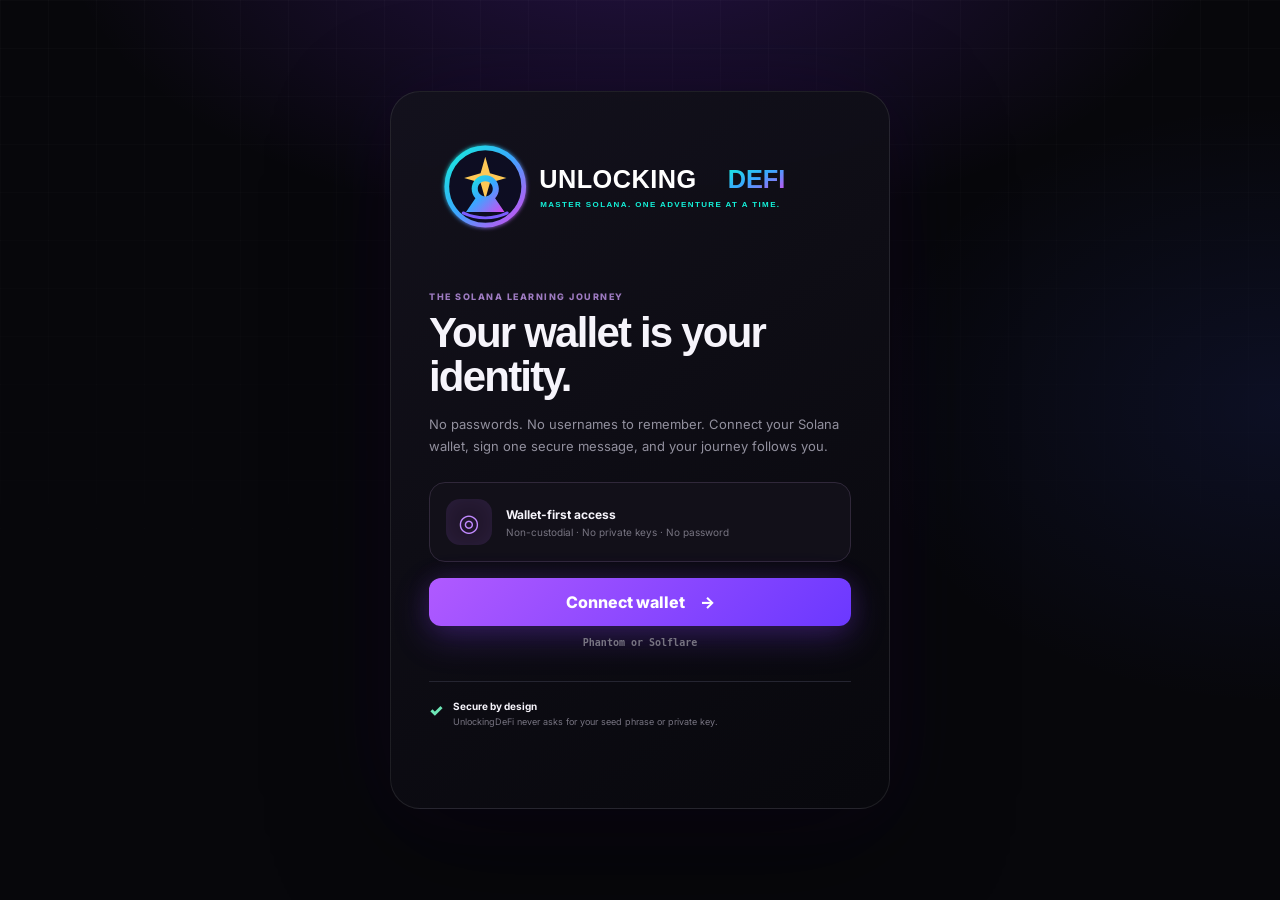
<file: index.html>
<!doctype html><html lang="en"><head><meta charset="UTF-8"><meta name="viewport" content="width=device-width,initial-scale=1"><meta name="theme-color" content="#0B1020"><meta name="description" content="UnlockingDeFi — learn Solana, earn skills, evolve your Web3 identity."><link rel="icon" href="assets/branding/unlockingdefi-favicon.svg" type="image/svg+xml"><link rel="apple-touch-icon" href="assets/branding/unlockingdefi-icon.svg"><title>UnlockingDeFi — Learn. Earn. Evolve.</title><link rel="preconnect" href="https://fonts.googleapis.com"><link rel="preconnect" href="https://fonts.gstatic.com" crossorigin><link href="https://fonts.googleapis.com/css2?family=Inter:wght@400;500;600;700;800&family=Poppins:wght@400;500;600;700&display=swap" rel="stylesheet"><link rel="stylesheet" href="styles.css"><link rel="stylesheet" href="auth.css"><link rel="stylesheet" href="ui-upgrade.css"><link rel="stylesheet" href="lesson-engine.css"><link rel="stylesheet" href="profile-ui.css"></head><body><div class="auth-shell" id="authShell"><div class="auth-card wallet-card"><a class="brand" href="#"><img class="brand-logo" src="assets/branding/unlockingdefi-horizontal.svg" alt="UnlockingDeFi — Master Solana. One adventure at a time."></a><p class="eyebrow">THE SOLANA LEARNING JOURNEY</p><h1>Your wallet is your identity.</h1><p class="auth-copy">No passwords. No usernames to remember. Connect your Solana wallet, sign one secure message, and your journey follows you.</p><div class="wallet-hero"><div class="wallet-orbit">◎</div><div><strong>Wallet-first access</strong><small>Non-custodial · No private keys · No password</small></div></div><button class="primary-button full wallet-button" id="walletButton">Connect wallet <span>→</span></button><div class="wallet-address" id="walletAddress">Phantom or Solflare</div><div class="security-points"><span>✓</span><div><strong>Secure by design</strong><small>UnlockingDeFi never asks for your seed phrase or private key.</small></div></div><p class="auth-status" id="authStatus"></p></div></div><div class="setup-shell hidden" id="setupShell"><div class="setup-card"><a class="brand setup-brand" href="#"><img class="brand-logo" src="assets/branding/unlockingdefi-horizontal.svg" alt="UnlockingDeFi — Master Solana. One adventure at a time."></a><div class="setup-progress"><span class="done"></span><span class="active"></span><span></span></div><p class="eyebrow">STAGE 1 · CREATE YOUR EXPLORER</p><h1>Build your character.</h1><p class="setup-copy">Your wallet is your account. Now create the character that represents you inside UnlockingDeFi.</p><div class="character-preview"><div class="character-glow"></div><div class="character-head" id="characterHead"><div class="character-face"><span></span><span></span><i></i></div></div><div class="character-level">LEVEL 01 · <b>EXPLORER</b></div></div><form id="profileForm"><label>Explorer name<input id="name" type="text" placeholder="Your name or username" maxlength="30" required></label><label>Experience level<select id="experience"><option>Complete beginner</option><option>I know the basics</option><option>I'm comfortable with crypto</option><option>Advanced crypto user</option></select></label><label>Choose your character style</label><div class="character-grid"><button type="button" class="character-option selected" data-style="Explorer"><span class="mini-character explorer">◎</span><span><strong>Explorer</strong><small>Curious & ready to learn</small></span></button><button type="button" class="character-option" data-style="Builder"><span class="mini-character builder">⌘</span><span><strong>Builder</strong><small>Create & experiment</small></span></button><button type="button" class="character-option" data-style="Trader"><span class="mini-character trader">↗</span><span><strong>Trader</strong><small>Markets & strategy</small></span></button><button type="button" class="character-option" data-style="Guardian"><span class="mini-character guardian">◆</span><span><strong>Guardian</strong><small>Security first</small></span></button></div><label>What do you want to learn first?</label><div class="goal-grid"><button type="button" class="goal selected" data-goal="Solana basics"><b>◎</b><span><strong>Solana basics</strong><small>Start from the ground up</small></span></button><button type="button" class="goal" data-goal="DeFi"><b>◈</b><span><strong>DeFi</strong><small>Explore protocols & opportunities</small></span></button><button type="button" class="goal" data-goal="Trading"><b>↗</b><span><strong>Trading</strong><small>Understand swaps & DEXs</small></span></button><button type="button" class="goal" data-goal="Building"><b>⌘</b><span><strong>Building</strong><small>Learn the Solana ecosystem</small></span></button></div><button class="primary-button setup-submit" type="submit">Enter my journey <span>→</span></button></form><button class="signout-link" id="signOut" type="button">Disconnect wallet</button><p class="privacy-note">Only your public wallet address is used as your account identity.</p></div></div><div class="dashboard-shell hidden" id="dashboardShell"><aside class="dash-side"><a class="brand" href="#"><img class="brand-logo" src="assets/branding/unlockingdefi-horizontal.svg" alt="UnlockingDeFi — Master Solana. One adventure at a time."></a><nav><button class="side-link active">⌂ <span>Dashboard</span></button><button class="side-link">◈ <span>Learn</span></button><button class="side-link">⌁ <span>Tools</span></button><button class="side-link">✦ <span>AI Mentor</span></button><button class="side-link">♢ <span>Achievements</span></button></nav><div class="side-profile"><div class="avatar" id="dashAvatar">E</div><div><strong id="dashName">Explorer</strong><small id="dashGoal">Solana basics</small></div><button id="dashboardSignOut">×</button></div></aside><main class="dash-main"><header><span>YOUR JOURNEY / DASHBOARD</span><button class="avatar" id="dashAvatarTop">E</button></header><section class="dash-content"><p class="eyebrow">WALLET VERIFIED</p><h2>Ready to keep learning, <span id="welcomeName">Explorer</span>?</h2><p class="dash-copy">Your wallet is your key. Your character, XP, streaks and lessons will follow this identity wherever you return.</p><div class="dash-stats"><div><b id="dashXp">0</b><small>XP earned</small></div><div><b id="dashStreak">0</b><small>Day streak</small></div><div><b id="dashLevel">1 / 10</b><small>Current level</small></div><div><b id="goalStat">Solana basics</b><small>Learning focus</small></div></div><section class="saved-profile" role="button" tabindex="0" aria-label="Open profile and progress"><div><p class="eyebrow">YOUR EXPLORER</p><h3 id="savedName">Explorer</h3><p id="savedExperience">Complete beginner · Explorer</p><small class="wallet-id" id="dashWallet"></small></div><div class="dashboard-character" id="dashboardCharacter">◎</div><span class="profile-check">✓</span></section><p class="demo-label">Your learning journey is ready below.</p></section></main></div><div class="toast" id="toast"></div><script src="app.js"></script><script src="lesson-engine.js"></script></body></html>
</file>
<file: styles.css>
:root{--bg:#08080d;--panel:#101016;--line:#252531;--text:#f6f4fb;--muted:#92909e;--purple:#994cff;--purple2:#c18aff}*{box-sizing:border-box}html{scroll-behavior:smooth}body{margin:0;background:radial-gradient(circle at 50% -10%,rgba(125,62,255,.2),transparent 38%),var(--bg);color:var(--text);font-family:Inter,system-ui,sans-serif}button,input,select{font:inherit}button{cursor:pointer}.setup-shell{min-height:100vh;display:grid;place-items:center;padding:28px 18px}.setup-card{width:min(620px,100%);padding:42px;border:1px solid var(--line);background:rgba(16,16,22,.92);border-radius:24px;box-shadow:0 30px 100px rgba(0,0,0,.35)}.setup-brand{display:flex;align-items:center;gap:11px;text-decoration:none;color:var(--text);font:700 18px 'Space Grotesk',sans-serif;margin-bottom:34px}.setup-brand>span:last-child span{color:var(--purple2)}.brand-mark{width:36px;height:36px;border-radius:11px;display:grid;place-items:center;background:linear-gradient(135deg,#a958ff,#6131ff);box-shadow:0 0 28px rgba(153,76,255,.35);font:800 19px 'Space Grotesk',sans-serif}.setup-progress{display:grid;grid-template-columns:repeat(3,1fr);gap:7px;margin-bottom:38px}.setup-progress span{height:4px;border-radius:99px;background:#252531}.setup-progress .done,.setup-progress .active{background:linear-gradient(90deg,#7034ed,#b56dff)}.eyebrow{margin:0 0 9px;color:#a999bf;font-size:10px;font-weight:800;letter-spacing:1.6px}.setup-card h1{font:700 clamp(32px,6vw,46px)/1.05 'Space Grotesk',sans-serif;letter-spacing:-1.8px;margin:0}.setup-copy{color:var(--muted);font-size:13px;line-height:1.7;margin:14px 0 30px}.setup-card form{display:grid;gap:18px}.setup-card label{font-size:12px;font-weight:700;color:#ddd8e5;display:grid;gap:8px}.setup-card input,.setup-card select{width:100%;padding:13px 14px;border:1px solid #302f3b;border-radius:12px;background:#0c0c12;color:var(--text);outline:none}.setup-card input:focus,.setup-card select:focus{border-color:#7741b5;box-shadow:0 0 0 3px rgba(153,76,255,.1)}.goal-grid{display:grid;grid-template-columns:1fr 1fr;gap:10px;margin-top:-9px}.goal{display:flex;align-items:center;gap:12px;text-align:left;padding:14px;border:1px solid #2a2934;border-radius:14px;background:#0d0d13;color:var(--text);transition:.2s}.goal:hover,.goal.selected{border-color:#6b3ba0;background:#17121f}.goal b{width:34px;height:34px;border-radius:10px;display:grid;place-items:center;background:#21172c;color:#bd8cff;font-size:17px}.goal strong{display:block;font-size:12px}.goal small{display:block;color:var(--muted);font-size:9px;margin-top:3px}.setup-submit{width:100%;padding:14px;margin-top:2px}.privacy-note{text-align:center;color:#5e5b67;font-size:9px;margin:18px 0 0}@media(max-width:560px){.setup-card{padding:28px 20px}.goal-grid{grid-template-columns:1fr}.setup-progress{margin-bottom:30px}}
</file>
<file: auth.css>
.hidden{display:none!important}.auth-shell{min-height:100vh;display:grid;place-items:center;padding:24px}.auth-card{width:min(500px,100%);padding:38px;border:1px solid #292834;background:rgba(16,16,22,.94);border-radius:24px;box-shadow:0 30px 100px rgba(0,0,0,.4)}.auth-card .brand,.setup-brand,.dash-side .brand{display:flex;align-items:center;gap:11px;color:#f6f4fb;text-decoration:none;font:700 18px 'Space Grotesk',sans-serif}.auth-card .brand{margin-bottom:48px}.brand-mark{width:30px;height:30px;border-radius:9px;display:grid;place-items:center;background:linear-gradient(135deg,#7135e8,#c18aff);color:#fff}.auth-card .brand>span:last-child span,.setup-brand>span:last-child span,.dash-side .brand>span:last-child span{color:#c18aff}.eyebrow{font-size:9px;letter-spacing:1.5px;color:#9d7ac0;font-weight:800}.auth-card h1{font:700 42px/1.05 'Space Grotesk',sans-serif;letter-spacing:-1.8px;margin:8px 0}.auth-copy{color:#92909e;font-size:13px;line-height:1.7;margin:14px 0 25px}.primary-button{border:0;border-radius:12px;padding:14px 18px;background:linear-gradient(135deg,#9b4dff,#7135e8);color:#fff;font-weight:800;box-shadow:0 12px 35px rgba(119,56,237,.24);cursor:pointer}.primary-button:disabled{opacity:.55;cursor:wait}.primary-button.full{width:100%;margin-top:4px}.primary-button span{padding-left:12px}.wallet-hero{display:flex;align-items:center;gap:14px;padding:16px;border:1px solid #30283a;border-radius:16px;background:#121019;margin:22px 0 12px}.wallet-orbit{width:46px;height:46px;border-radius:14px;display:grid;place-items:center;background:#21172c;color:#c18aff;font-size:24px;box-shadow:inset 0 0 20px rgba(180,110,255,.08)}.wallet-hero strong,.wallet-hero small,.security-points strong,.security-points small{display:block}.wallet-hero strong{font-size:12px}.wallet-hero small{font-size:10px;color:#777481;margin-top:4px}.wallet-address{text-align:center;color:#777481;font:600 10px ui-monospace,monospace;padding:11px}.security-points{display:flex;gap:10px;margin-top:22px;padding-top:18px;border-top:1px solid #252531}.security-points>span{color:#6ee7b7;font-weight:900}.security-points strong{font-size:10px}.security-points small{font-size:9px;color:#777481;margin-top:3px;line-height:1.5}.auth-status{min-height:18px;color:#bd91ff;font-size:11px;text-align:center;margin-top:12px}.auth-status.error{color:#ff8f9c}.setup-shell{min-height:100vh;display:grid;place-items:center;padding:28px 18px}.setup-card{width:min(700px,100%);padding:38px;border:1px solid #292834;background:rgba(16,16,22,.96);border-radius:24px;box-shadow:0 30px 100px rgba(0,0,0,.45)}.setup-brand{margin-bottom:25px}.setup-progress{display:grid;grid-template-columns:repeat(3,1fr);gap:7px;margin-bottom:30px}.setup-progress span{height:4px;border-radius:99px;background:#252531}.setup-progress .done,.setup-progress .active{background:linear-gradient(90deg,#7034ed,#b56dff)}.setup-card h1{font:700 42px/1.05 'Space Grotesk';letter-spacing:-1.8px;margin:0}.setup-copy{color:#92909e;font-size:13px;line-height:1.7;margin:12px 0 24px}.setup-card label{font-size:11px;font-weight:700;color:#ded9e6;display:grid;gap:8px}.setup-card input,.setup-card select{width:100%;padding:13px 14px;border:1px solid #302f3b;border-radius:12px;background:#0c0c12;color:#fff;outline:none}.setup-card form{display:grid;gap:16px}.character-preview{height:225px;border:1px solid #332b40;border-radius:19px;background:radial-gradient(circle at 50% 40%,rgba(155,76,255,.2),transparent 42%),linear-gradient(145deg,#17121f,#0d0d13);display:grid;place-items:center;position:relative;overflow:hidden;margin-bottom:20px}.character-glow{position:absolute;width:180px;height:180px;border-radius:50%;background:rgba(143,67,255,.16);filter:blur(25px)}.character-head{width:110px;height:115px;border-radius:48% 48% 43% 43%;background:linear-gradient(145deg,#c78aff,#7133dc);position:relative;box-shadow:0 18px 45px rgba(110,46,220,.35);z-index:1;transition:.25s}.character-head:before{content:'';position:absolute;left:12px;right:12px;top:-17px;height:30px;border-radius:18px 18px 7px 7px;background:linear-gradient(90deg,#9a4cff,#d19bff);transform:rotate(-3deg)}.character-face{position:absolute;left:23px;right:23px;top:48px;height:32px}.character-face span{position:absolute;width:13px;height:13px;border-radius:50%;background:#0d0b13}.character-face span:first-child{left:4px}.character-face span:nth-child(2){right:4px}.character-face i{position:absolute;width:27px;height:7px;border-bottom:2px solid #24162f;border-radius:50%;left:18px;top:16px}.character-level{position:absolute;bottom:13px;z-index:2;font-size:9px;letter-spacing:1.5px;color:#a999bf}.character-level b{color:#c18aff}.character-head[data-style="Builder"]{background:linear-gradient(145deg,#79e0ff,#3972df)}.character-head[data-style="Builder"]:before{background:linear-gradient(90deg,#3972df,#7fe6ff)}.character-head[data-style="Trader"]{background:linear-gradient(145deg,#7ff0b0,#249d71)}.character-head[data-style="Trader"]:before{background:linear-gradient(90deg,#249d71,#8cf8bd)}.character-head[data-style="Guardian"]{background:linear-gradient(145deg,#ffd36e,#d86d31)}.character-head[data-style="Guardian"]:before{background:linear-gradient(90deg,#d86d31,#ffd36e)}.character-grid,.goal-grid{display:grid;grid-template-columns:1fr 1fr;gap:9px;margin-top:-5px}.character-option,.goal{display:flex;align-items:center;gap:11px;text-align:left;padding:12px;border:1px solid #2a2934;border-radius:13px;background:#0d0d13;color:#fff;cursor:pointer}.character-option:hover,.character-option.selected,.goal:hover,.goal.selected{border-color:#6b3ba0;background:#17121f}.mini-character,.goal b{width:38px;height:38px;border-radius:12px;display:grid;place-items:center;background:#21172c;color:#c18aff;font-size:17px;flex:none}.character-option strong,.character-option small,.goal strong,.goal small{display:block}.character-option strong,.goal strong{font-size:11px}.character-option small,.goal small{font-size:9px;color:#777481;margin-top:3px}.setup-submit{width:100%;margin-top:2px}.signout-link{display:block;margin:17px auto 0;border:0;background:transparent;color:#777481;font-size:10px;cursor:pointer}.privacy-note{color:#5e5b67;text-align:center;font-size:9px;line-height:1.6}.dashboard-shell{min-height:100vh;display:flex}.dash-side{width:240px;position:fixed;inset:0 auto 0 0;padding:28px 18px 20px;border-right:1px solid #252531;background:#09090e;display:flex;flex-direction:column}.dash-side .brand{padding:0 10px}.dash-side nav{display:grid;gap:7px;margin-top:52px}.side-link{border:0;background:transparent;color:#92909e;text-align:left;padding:12px 14px;border-radius:11px;font-size:13px;font-weight:600}.side-link.active,.side-link:hover{background:#15151f;color:#fff}.side-link span{margin-left:10px}.side-profile{margin-top:auto;display:flex;align-items:center;gap:10px;padding:10px;border-top:1px solid #252531;padding-top:18px}.side-profile strong,.side-profile small{display:block}.side-profile strong{font-size:11px}.side-profile small{font-size:9px;color:#92909e;margin-top:3px}.side-profile>button{margin-left:auto;border:0;background:transparent;color:#777481}.avatar{width:35px;height:35px;border-radius:50%;display:grid;place-items:center;background:linear-gradient(135deg,#6d38ff,#ba73ff);color:#fff;font-weight:800}.dash-main{margin-left:240px;width:100%}.dash-main header{height:70px;border-bottom:1px solid #252531;padding:0 38px;display:flex;align-items:center;justify-content:space-between;color:#777481;font-size:9px;letter-spacing:1px}.dash-content{max-width:1050px;margin:auto;padding:65px 38px}.dash-content h2{font:700 clamp(32px,5vw,55px)/1.05 'Space Grotesk';letter-spacing:-2px;margin:0}.dash-content h2 span{color:#a66aff}.dash-copy{color:#92909e;max-width:650px;font-size:13px;line-height:1.7;margin:18px 0 30px}.dash-stats{display:grid;grid-template-columns:repeat(4,1fr);gap:10px}.dash-stats>div,.saved-profile,.evolution-card,.lesson-card{border:1px solid #252531;background:#101016;border-radius:14px;padding:18px}.dash-stats b{display:block;font:700 20px 'Space Grotesk';margin-bottom:5px}.dash-stats small{font-size:9px;color:#777481}.evolution-card{margin-top:14px;background:radial-gradient(circle at 15% 50%,rgba(155,76,255,.13),transparent 38%),#101016}.evolution-top{display:flex;align-items:center;justify-content:space-between;gap:15px}.evolution-title{font:700 18px 'Space Grotesk';margin:3px 0}.evolution-copy{color:#777481;font-size:10px;line-height:1.6;max-width:560px}.evolution-meter{height:7px;border-radius:99px;background:#24232e;overflow:hidden;margin-top:14px}.evolution-meter span{display:block;height:100%;width:0;background:linear-gradient(90deg,#7135e8,#c18aff);border-radius:inherit;transition:width .35s}.trait-pills{display:flex;flex-wrap:wrap;gap:7px;margin-top:12px}.trait-pill{padding:7px 9px;border:1px solid #342a43;border-radius:999px;background:#17121f;color:#c9b0df;font-size:9px}.trait-pill.locked{opacity:.42;filter:grayscale(1)}.lesson-card{margin-top:14px;display:flex;align-items:center;justify-content:space-between;gap:18px}.lesson-card h3{font:700 16px 'Space Grotesk';margin:3px 0 5px}.lesson-card p{margin:0;color:#777481;font-size:10px;line-height:1.5}.lesson-card button{white-space:nowrap}.saved-profile{margin-top:35px;display:flex;align-items:center;justify-content:space-between;background:linear-gradient(120deg,#15101e,#101016)}.saved-profile h3{font:700 22px 'Space Grotesk';margin:0 0 5px}.saved-profile p:not(.eyebrow){font-size:11px;color:#92909e;margin:0}.profile-check{width:44px;height:44px;border-radius:50%;display:grid;place-items:center;background:#13221b;color:#6ee7b7}.dashboard-character{width:55px;height:55px;border-radius:18px;display:grid;place-items:center;background:linear-gradient(145deg,#c78aff,#7133dc);box-shadow:0 0 25px rgba(120,52,220,.28);font-size:25px;color:#fff}.wallet-id{display:block;color:#5e5b67;font:9px ui-monospace,monospace;margin-top:8px}.demo-label{color:#55515d;font-size:9px;margin-top:18px}@media(max-width:650px){.auth-card{padding:28px 20px}.auth-card h1{font-size:35px}.auth-card .brand{margin-bottom:35px}.setup-card{padding:28px 20px}.setup-card h1{font-size:35px}.character-grid,.goal-grid{grid-template-columns:1fr}.dash-side{display:none}.dash-main{margin-left:0}.dash-content{padding:45px 20px}.dash-main header{padding:0 20px}.dash-stats{grid-template-columns:1fr 1fr}.saved-profile{margin-top:20px}.evolution-top,.lesson-card{align-items:flex-start;flex-direction:column}.lesson-card button{width:100%}}
</file>
<file: ui-upgrade.css>
/* UnlockingDeFi visual upgrade */
:root{--ui-line:rgba(255,255,255,.09)}
body{background:radial-gradient(900px 500px at 50% -10%,rgba(137,58,255,.24),transparent 65%),radial-gradient(700px 500px at 100% 45%,rgba(63,91,255,.10),transparent 60%),#07070b}
body:before{content:"";position:fixed;inset:0;pointer-events:none;background-image:linear-gradient(rgba(255,255,255,.018) 1px,transparent 1px),linear-gradient(90deg,rgba(255,255,255,.018) 1px,transparent 1px);background-size:48px 48px;mask-image:linear-gradient(to bottom,black,transparent 80%)}
.brand-mark{background:linear-gradient(145deg,#a855f7,#5933ff);box-shadow:0 0 30px rgba(168,85,247,.38),inset 0 1px rgba(255,255,255,.3);position:relative;overflow:hidden}.brand-mark:before{content:"";position:absolute;inset:5px;border:1.5px solid rgba(255,255,255,.55);clip-path:polygon(50% 0,100% 25%,100% 75%,50% 100%,0 75%,0 25%)}.brand-mark:after{content:"U";position:absolute;inset:0;display:grid;place-items:center;color:#fff;font:800 18px 'Space Grotesk',sans-serif}
.setup-card,.auth-card{background:linear-gradient(145deg,rgba(20,18,29,.95),rgba(8,8,13,.97));border-color:var(--ui-line);border-radius:30px;box-shadow:0 35px 120px rgba(0,0,0,.48),0 0 90px rgba(125,52,255,.08);backdrop-filter:blur(18px)}
.primary-button{background:linear-gradient(135deg,#b05aff,#6b38ff);box-shadow:0 12px 35px rgba(119,56,237,.28),0 0 25px rgba(168,85,247,.12);transition:transform .18s,box-shadow .18s}.primary-button:hover{transform:translateY(-1px);box-shadow:0 16px 42px rgba(119,56,237,.38),0 0 32px rgba(168,85,247,.18)}
.character-preview{height:280px;border-color:rgba(190,135,255,.18);background:radial-gradient(circle at 50% 42%,rgba(169,79,255,.24),transparent 34%),radial-gradient(circle at 50% 85%,rgba(76,83,255,.13),transparent 32%),linear-gradient(145deg,#181323,#0b0b11);box-shadow:inset 0 1px rgba(255,255,255,.05),0 25px 70px rgba(0,0,0,.25)}.character-preview:before{content:"";position:absolute;width:230px;height:230px;border:1px solid rgba(202,155,255,.13);border-radius:50%;box-shadow:0 0 60px rgba(153,76,255,.1);animation:uiSpin 18s linear infinite}.character-preview:after{content:"";position:absolute;width:155px;height:155px;border:1px dashed rgba(202,155,255,.10);border-radius:50%;animation:uiSpin 12s linear infinite reverse}.character-head{width:125px;height:130px;box-shadow:0 20px 55px rgba(110,46,220,.4),inset 0 2px rgba(255,255,255,.22);transform:translateY(-2px)}
.character-option,.goal{position:relative;overflow:hidden;border-color:rgba(255,255,255,.08);background:rgba(10,10,16,.72);transition:.2s}.character-option:hover,.character-option.selected,.goal:hover,.goal.selected{border-color:rgba(168,85,247,.55);background:linear-gradient(145deg,rgba(38,23,53,.92),rgba(13,12,20,.92));box-shadow:0 0 28px rgba(153,76,255,.10)}
.dash-side{background:rgba(7,7,11,.76);backdrop-filter:blur(20px);border-color:var(--ui-line)}.dash-main header{background:rgba(7,7,11,.35);backdrop-filter:blur(16px);border-color:var(--ui-line)}.dash-stats>div,.saved-profile,.evolution-card,.lesson-card{background:linear-gradient(145deg,rgba(17,16,24,.92),rgba(9,9,14,.90));border-color:var(--ui-line);box-shadow:0 15px 45px rgba(0,0,0,.16)}.dash-stats>div{transition:transform .18s,border-color .18s}.dash-stats>div:hover{transform:translateY(-2px);border-color:rgba(168,85,247,.22)}.evolution-card{background:radial-gradient(circle at 15% 50%,rgba(155,76,255,.15),transparent 38%),linear-gradient(145deg,rgba(17,16,24,.96),rgba(9,9,14,.9))}.evolution-meter span{box-shadow:0 0 14px rgba(168,85,247,.58)}.dashboard-character{box-shadow:0 0 30px rgba(120,52,220,.34),inset 0 1px rgba(255,255,255,.2)}
.lesson-modal{position:fixed;inset:0;z-index:1000;display:grid;place-items:center;padding:20px;background:rgba(2,2,6,.78);backdrop-filter:blur(16px)}.lesson-modal.hidden{display:none}.lesson-dialog{position:relative;width:min(620px,100%);max-height:90vh;overflow:auto;padding:34px;border:1px solid rgba(168,85,247,.25);border-radius:28px;background:linear-gradient(145deg,rgba(24,20,34,.98),rgba(8,8,14,.99));box-shadow:0 35px 100px rgba(0,0,0,.65),0 0 70px rgba(120,52,220,.16)}.lesson-dialog h2{font-size:32px;margin:8px 0}.lesson-intro{color:#aaa4b8;line-height:1.65}.lesson-close{position:absolute;right:18px;top:16px;width:38px;height:38px;border-radius:50%;border:1px solid var(--ui-line);background:#111018;color:#fff;font-size:24px;cursor:pointer}.lesson-callout{display:flex;gap:14px;margin:24px 0;padding:18px;border:1px solid rgba(20,241,217,.18);border-radius:18px;background:rgba(20,241,217,.045)}.lesson-callout span{font-size:25px}.lesson-callout p{margin:5px 0 0;color:#b9b4c3;line-height:1.5}.lesson-dialog h3{margin-top:28px}.lesson-answers{display:grid;gap:10px;margin-top:16px}.lesson-answers button{padding:15px 16px;text-align:left;border:1px solid rgba(255,255,255,.09);border-radius:14px;background:#0e0d14;color:#eee;font:inherit;cursor:pointer;transition:.18s}.lesson-answers button:hover:not(:disabled){border-color:rgba(168,85,247,.55);transform:translateY(-1px)}.lesson-answers button:disabled{opacity:.7;cursor:default}.lesson-result{min-height:24px;margin-top:16px;font-weight:600}.lesson-result.success{color:#14f1d9}.lesson-result.wrong{color:#ff8b9e}
@keyframes uiSpin{to{transform:rotate(360deg)}}
@media(max-width:650px){.auth-card,.setup-card{border-radius:26px}.dash-content{padding-top:42px}.lesson-dialog{padding:26px 20px;border-radius:22px}.lesson-dialog h2{font-size:27px}}
</file>
<file: lesson-engine.css>
.missions-section{margin-top:26px}.missions-heading{display:flex;align-items:end;justify-content:space-between;margin-bottom:12px}.missions-heading h3{font:700 22px 'Space Grotesk';margin:2px 0 0}.missions-heading>span{font-size:9px;color:#777481}.mission-grid{display:grid;gap:10px}.mission-card{display:grid;grid-template-columns:48px 1fr auto;align-items:center;gap:14px;padding:15px;border:1px solid #252531;border-radius:15px;background:#101016}.mission-card.complete{border-color:rgba(110,231,183,.2)}.mission-card.locked{opacity:.55}.mission-number{width:42px;height:42px;border-radius:13px;display:grid;place-items:center;background:#17121f;color:#c18aff;font:700 12px 'Space Grotesk'}.mission-card.complete .mission-number{background:#13221b;color:#6ee7b7}.mission-copy h4{font:700 14px 'Space Grotesk';margin:2px 0 4px}.mission-copy p:not(.eyebrow){font-size:10px;line-height:1.5;color:#777481;margin:0}.mission-button{border:1px solid #3b2c4c;border-radius:10px;background:#17121f;color:#d8c5ea;padding:10px 12px;font-size:9px;font-weight:800;white-space:nowrap}.mission-button:disabled{cursor:default;opacity:.7}.mission-loading{padding:20px;text-align:center;color:#777481;font-size:10px;border:1px dashed #292834;border-radius:14px}.lesson-progress-label{font-size:9px;color:#8e819b;letter-spacing:1.2px;margin-top:18px}.lesson-progress-bar{height:5px;background:#24232e;border-radius:99px;overflow:hidden;margin:7px 0 22px}.lesson-progress-bar span{display:block;height:100%;background:linear-gradient(90deg,#7135e8,#c18aff);border-radius:99px}.lesson-question{margin-top:20px}.lesson-question h3{font:700 17px/1.35 'Space Grotesk';margin:0 0 15px}.lesson-answers{display:grid;gap:9px}.lesson-answers button{padding:13px;text-align:left;border:1px solid #292834;border-radius:13px;background:#0d0d13;color:#e9e5ee;font-size:11px;line-height:1.45}.lesson-answers button:disabled{opacity:.75}.lesson-result{min-height:18px;margin-top:12px;font-size:10px;line-height:1.5}.lesson-result.success{color:#6ee7b7}.lesson-result.wrong{color:#ff8f9c}.lesson-modal{position:fixed;inset:0;z-index:1000;background:rgba(3,3,7,.78);backdrop-filter:blur(12px);display:grid;place-items:center;padding:18px}.lesson-dialog{position:relative;width:min(620px,100%);max-height:88vh;overflow:auto;padding:28px;border:1px solid #342641;border-radius:22px;background:#0f0d14;box-shadow:0 35px 100px rgba(0,0,0,.6)}.lesson-close{position:absolute;right:14px;top:12px;border:0;background:transparent;color:#777481;font-size:24px}.lesson-dialog h2{font:700 30px/1.1 'Space Grotesk';margin:5px 0 9px}.lesson-intro{font-size:11px;line-height:1.6;color:#92909e;margin:0}@media(max-width:650px){.mission-card{grid-template-columns:42px 1fr}.mission-button{grid-column:2;width:100%}.lesson-dialog{padding:23px 18px;border-radius:18px}.lesson-dialog h2{font-size:25px}}
</file>
<file: profile-ui.css>
.profile-modal{position:fixed;inset:0;background:rgba(2,4,12,.78);backdrop-filter:blur(8px);display:grid;place-items:center;padding:20px;z-index:1000}.profile-modal.hidden{display:none}.profile-dialog{position:relative;width:min(100%,560px);background:#10111b;border:1px solid #3b3650;border-radius:28px;padding:30px;box-shadow:0 24px 80px rgba(0,0,0,.55)}.profile-hero{display:flex;align-items:center;gap:18px;margin:12px 0 24px}.profile-hero .dashboard-character{width:82px;height:82px;display:grid;place-items:center;border-radius:24px;font-size:34px;background:linear-gradient(135deg,#2b1f46,#16313a);border:1px solid #7253a3}.profile-hero h2{margin:0;font-size:28px}.profile-hero p{margin:5px 0;color:#aaa6ba}.profile-stat-grid{display:grid;grid-template-columns:repeat(2,1fr);gap:12px}.profile-stat-grid>div{background:#151520;border:1px solid #2d2c3b;border-radius:16px;padding:18px}.profile-stat-grid b{display:block;font-size:25px}.profile-stat-grid small{color:#9a98a8}.profile-wallet{margin-top:18px;padding:16px;background:#0c0d14;border:1px solid #2d2c3b;border-radius:16px}.profile-wallet span{display:block;font-size:11px;letter-spacing:.12em;color:#aaa6ba;margin-bottom:7px}.profile-wallet code{word-break:break-all;color:#b99aff}.profile-note{margin:18px 0 0;color:#aaa6ba;line-height:1.6}.avatar,#dashAvatarTop,#dashboardCharacter,#savedName{cursor:pointer}.saved-profile{cursor:pointer}@media(max-width:560px){.profile-dialog{padding:22px;border-radius:22px}.profile-stat-grid{gap:9px}.profile-stat-grid>div{padding:14px}}

.gecko-profile{max-height:90vh;overflow:auto;background:radial-gradient(circle at 50% 8%,rgba(101,57,184,.2),transparent 32%),#10111b}
.gecko-profile-top{display:flex;justify-content:space-between;align-items:flex-start;padding-right:45px}.gecko-profile-top h2{margin:4px 0;font-size:30px}.gecko-profile-top p{margin:0;color:#aaa6ba}
.profile-status{font-size:10px;letter-spacing:.1em;color:#58e0c5;padding:9px 10px;border:1px solid rgba(88,224,197,.35);border-radius:999px}
.gecko-showcase{height:290px;margin:22px 0 18px;border:1px solid #39334b;border-radius:24px;position:relative;display:grid;place-items:center;overflow:hidden;background:radial-gradient(circle at 50% 42%,rgba(116,72,210,.25),transparent 38%),linear-gradient(135deg,#151226,#0b111a)}
.gecko-orbit{position:absolute;border:1px solid rgba(81,225,211,.28);border-radius:50%;width:250px;height:90px;transform:rotate(-15deg)}.orbit-two{width:210px;height:150px;border-color:rgba(202,92,255,.22);transform:rotate(35deg)}
.gecko-avatar{position:relative;width:190px;height:210px;z-index:2;filter:drop-shadow(0 18px 18px rgba(0,0,0,.35))}.gecko-aura{position:absolute;inset:18px 8px 25px;border-radius:50%;background:radial-gradient(circle,rgba(201,78,255,.4),rgba(70,222,214,.08) 55%,transparent 70%)}.gecko-body{position:absolute;width:92px;height:98px;left:50px;bottom:20px;border-radius:48px 48px 34px 34px;background:linear-gradient(135deg,#ee79b5,#a85cdd 52%,#6637b8);border:2px solid rgba(255,255,255,.12)}.gecko-tail{position:absolute;width:85px;height:36px;left:18px;bottom:30px;border-radius:60% 10% 60% 50%;background:linear-gradient(90deg,#d55aaf,#8d48d2);transform:rotate(-22deg);z-index:-1}.gecko-head{position:absolute;width:128px;height:118px;left:31px;top:31px;border-radius:58% 48% 54% 50%;background:linear-gradient(135deg,#ff9ac9,#d76ab7 45%,#a34bd0);box-shadow:inset -12px -12px 20px rgba(55,13,87,.18)}.gecko-snout{position:absolute;width:70px;height:38px;right:-2px;bottom:7px;border-radius:45% 50% 50% 45%;background:#ef8fc0}.gecko-helmet{position:absolute;left:-8px;top:-20px;width:136px;height:58px;border-radius:65px 65px 18px 18px;background:linear-gradient(135deg,#8e0f23,#dc2944 50%,#701126);transform:rotate(-4deg);border:2px solid rgba(255,194,84,.45);z-index:4}.gecko-helmet span{position:absolute;right:12px;top:9px;width:22px;height:10px;border-radius:4px;background:#ffc857;box-shadow:0 0 12px #ffc857}.gecko-eye{position:absolute;width:25px;height:32px;border-radius:50%;background:#55238d;top:46px;z-index:5;box-shadow:inset 0 0 0 3px #8e62dc}.gecko-eye.crystal{right:24px;background:linear-gradient(135deg,#f6c5ff,#8a45f3 42%,#29145e);clip-path:polygon(50% 0,100% 30%,78% 100%,22% 100%,0 30%)}.gecko-eye.second{left:25px;width:14px;height:18px;background:#27113d;box-shadow:none;opacity:.9}.gecko-smile{position:absolute;width:32px;height:12px;right:33px;bottom:15px;border-bottom:3px solid #4d1555;border-radius:0 0 50% 50%;z-index:6}.gecko-stage{position:absolute;bottom:-2px;left:50%;transform:translateX(-50%);font-size:10px;letter-spacing:.18em;color:#b7a5dd}.gecko-gear .gecko-body:after{content:'✦';position:absolute;right:-12px;top:18px;width:34px;height:34px;border-radius:50%;display:grid;place-items:center;background:#1d2634;border:2px solid #58dfd0;color:#ffc857}.gecko-evolved .gecko-head{box-shadow:0 0 28px rgba(115,218,255,.35),inset -12px -12px 20px rgba(55,13,87,.18)}
.gecko-caption{position:absolute;bottom:14px;text-align:center;display:flex;flex-direction:column;gap:3px}.gecko-caption b{font-size:11px;letter-spacing:.14em;color:#bda7ef}.gecko-caption small{font-size:11px;color:#858293}
.xp-panel{padding:16px 18px;background:#151520;border:1px solid #302c42;border-radius:18px;margin:16px 0}.xp-head{display:flex;justify-content:space-between;font-size:12px;letter-spacing:.08em}.xp-head b{color:#c99bff}.xp-track{height:9px;background:#272431;border-radius:99px;margin:12px 0 8px;overflow:hidden}.xp-track span{display:block;height:100%;border-radius:inherit;background:linear-gradient(90deg,#58dfd0,#a868ee,#f3c457);box-shadow:0 0 14px rgba(168,104,238,.5)}.xp-panel small{color:#9894a5}
.gecko-traits-section{margin-top:22px}.section-title{display:flex;justify-content:space-between;align-items:end;margin-bottom:10px}.section-title span{font-size:12px;letter-spacing:.13em;font-weight:700}.section-title small{font-size:11px;color:#898596}.gecko-trait-list{display:grid;gap:8px}.gecko-trait{display:flex;gap:12px;align-items:center;padding:12px;border-radius:14px;background:#151520;border:1px solid #2e2b3c}.gecko-trait>span{width:36px;height:36px;display:grid;place-items:center;border-radius:12px;background:#252039}.gecko-trait b,.gecko-trait small{display:block}.gecko-trait b{font-size:13px}.gecko-trait small{font-size:11px;color:#9894a5;margin-top:3px}.gecko-trait.earned{border-color:rgba(94,220,202,.35)}.gecko-trait.earned>span{background:linear-gradient(135deg,#174448,#392258)}.gecko-trait.locked{opacity:.48}.gecko-trait.locked>span{filter:grayscale(1)}
@media(max-width:560px){.gecko-profile-top{gap:12px}.profile-status{font-size:8px;padding:7px}.gecko-showcase{height:250px}.gecko-avatar{transform:scale(.9)}.profile-stat-grid{grid-template-columns:repeat(2,1fr)}}

.dashboard-character:has(.gecko-avatar){overflow:visible;background:transparent;border:none;box-shadow:none}.dashboard-character .gecko-avatar{transform:scale(.46);transform-origin:center;width:190px;height:150px;margin:-42px -48px}.dashboard-character .gecko-stage{display:none}.dashboard-character .gecko-aura{opacity:.7}


/* Official Level 1 UnlockingDeFi Gecko artwork */
.gecko-avatar{display:grid;place-items:center}
.gecko-real-image{position:relative;z-index:3;width:min(230px,92%);height:250px;object-fit:contain;filter:drop-shadow(0 18px 18px rgba(0,0,0,.35));transition:transform .25s ease}
.gecko-avatar:hover .gecko-real-image{transform:translateY(-3px) scale(1.02)}
.gecko-compact .gecko-real-image{width:120px;height:130px}
.gecko-compact .gecko-stage{display:none}
</file>
